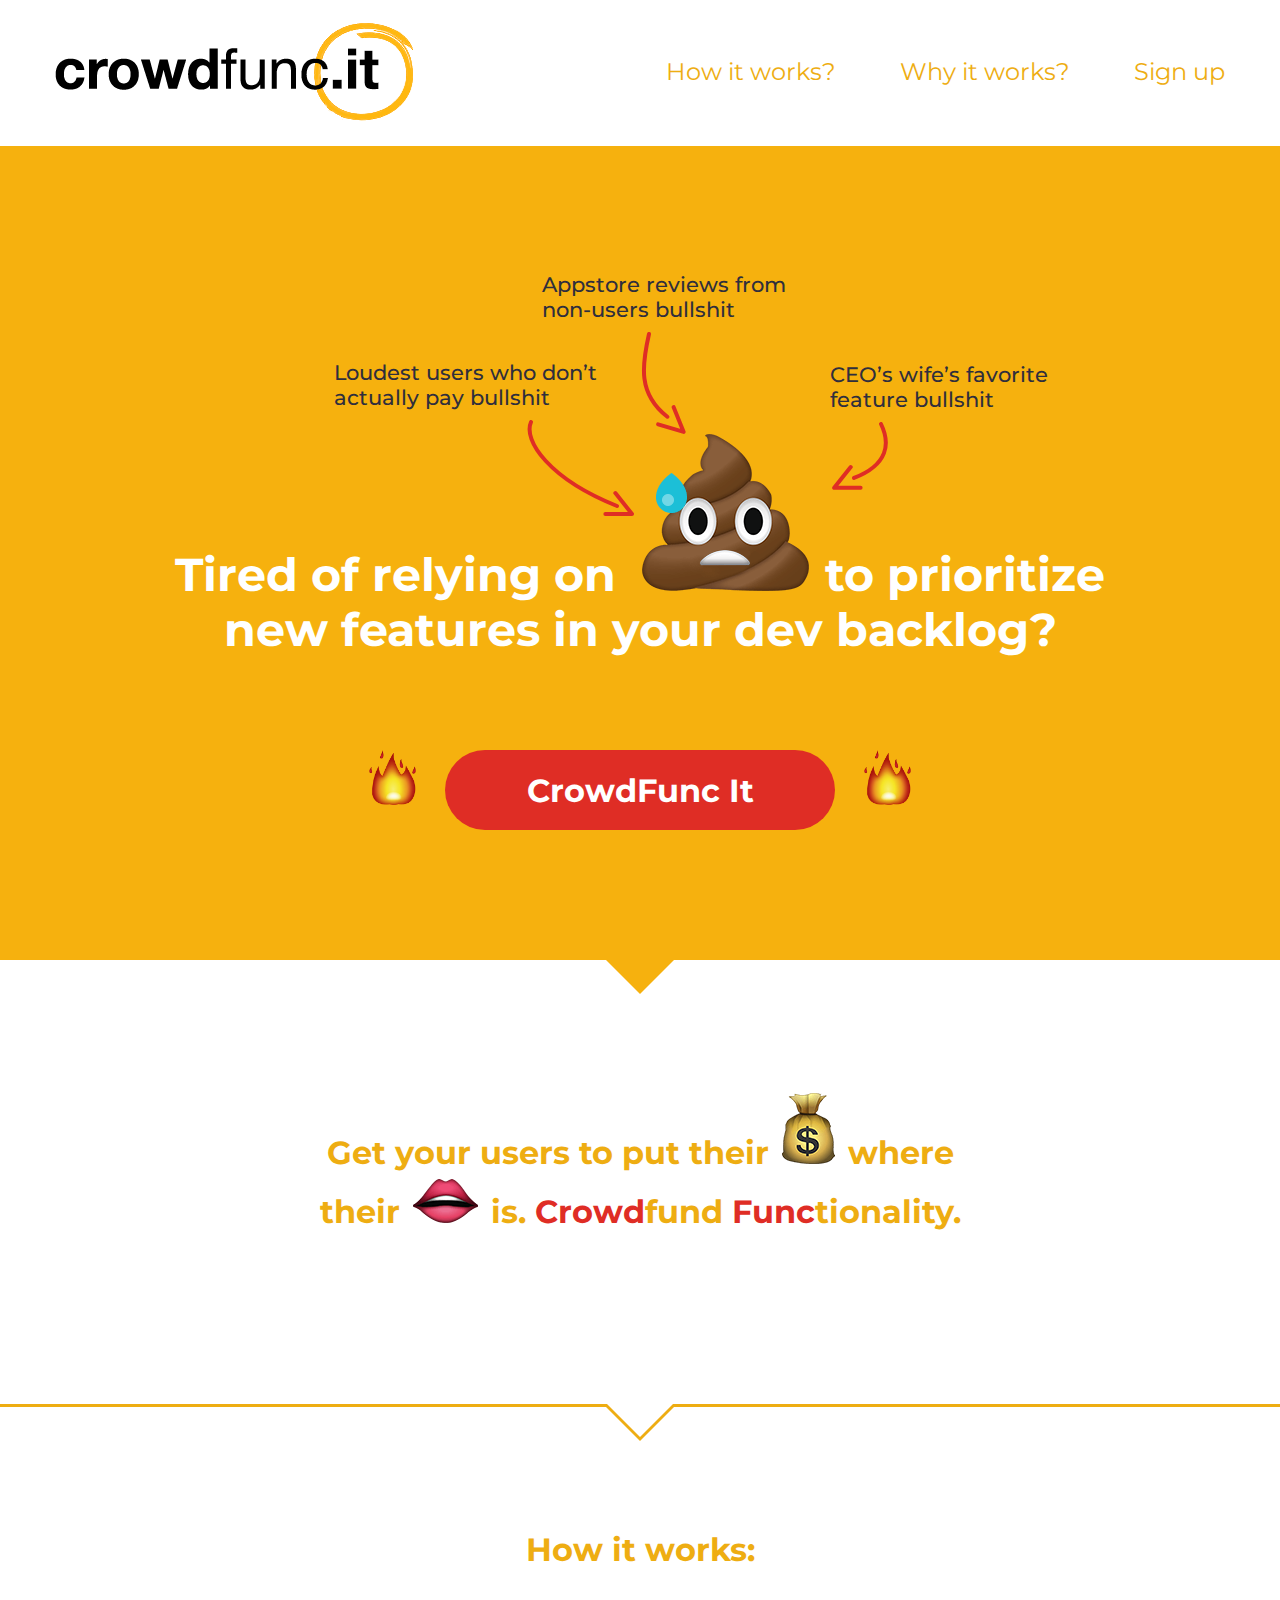
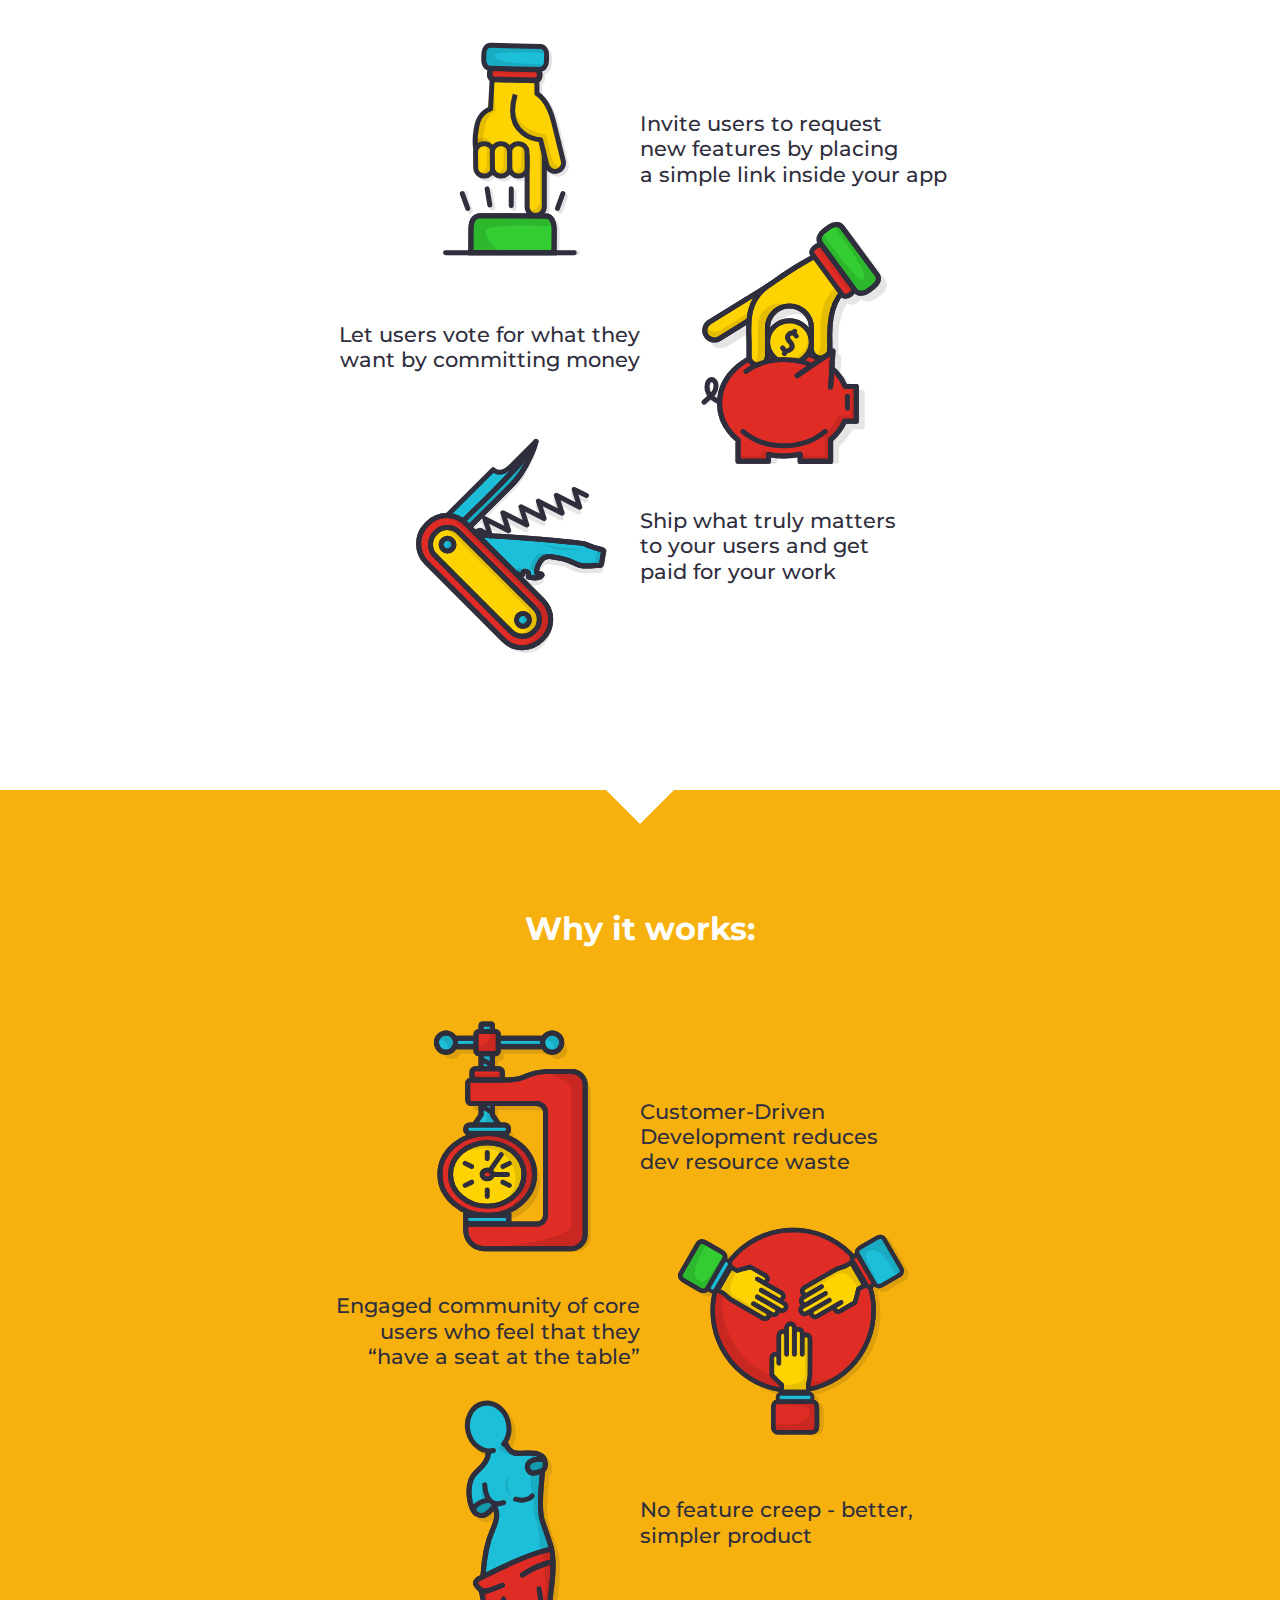
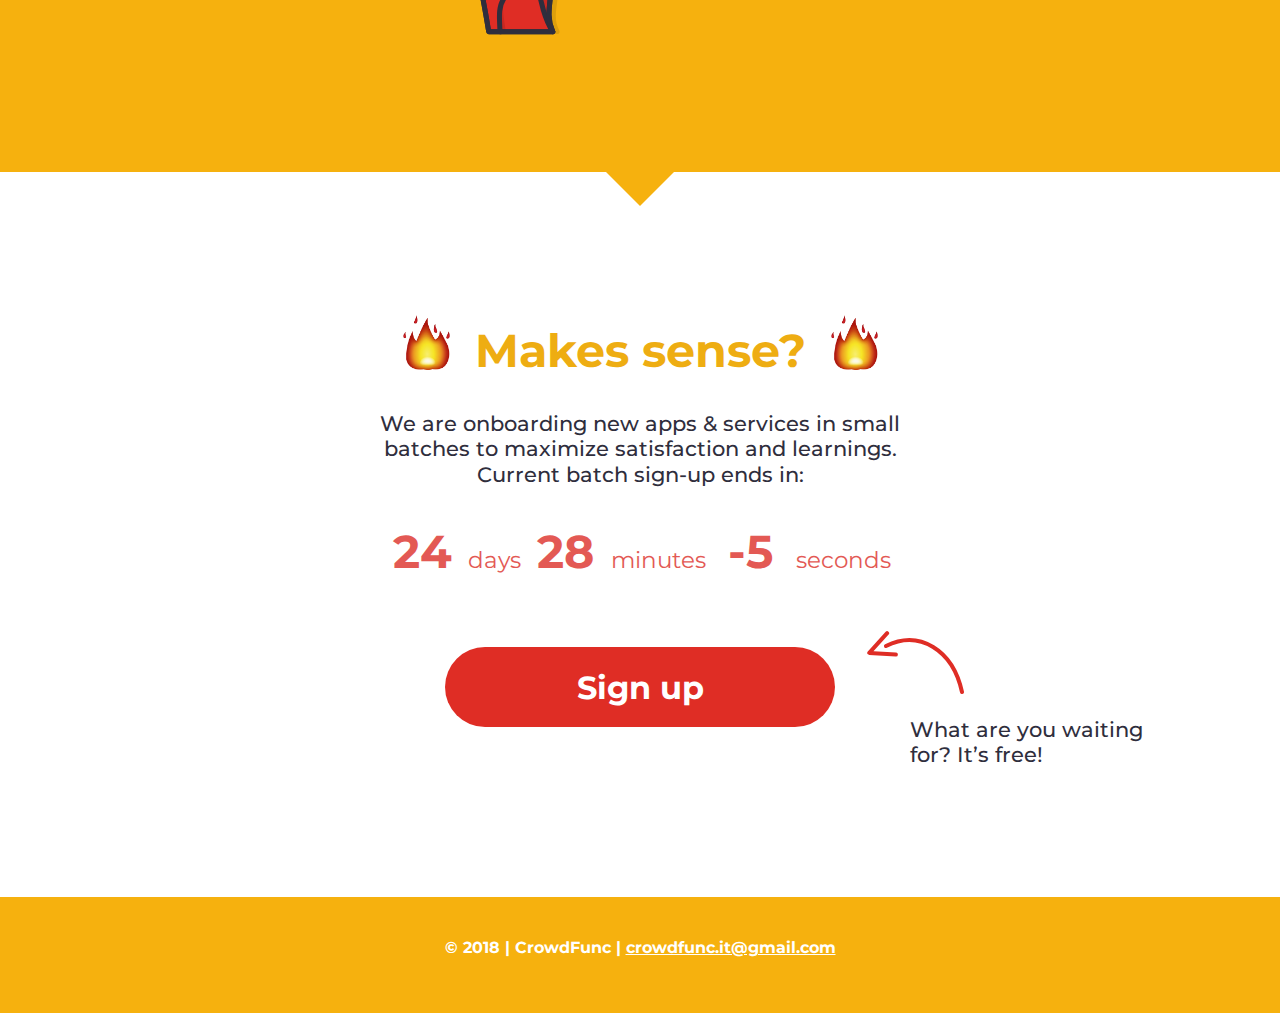
<file: index.html>
<!DOCTYPE html>
<html lang="en">
<head>
    <meta charset="utf-8">
    <meta http-equiv="X-UA-Compatible" content="IE=edge">
    <meta name="viewport" content="width=device-width, initial-scale=1">
    <title>crowdfunc.it</title>
    <meta content="Get your users to put their money where their mouth is. Crowdfund Functionality." name="description">

    <meta property="og:title" content="crowdfunc.it">
    <meta property="og:type" content="website">
    <meta property="og:url" content="http://crowdfunc.it/">
    <meta property="og:description" content="Get your users to put their money where their mouth is. Crowdfund Functionality.">
    <meta property="og:image" content="http://crowdfunc.it/i/crowdfunc-intro.png">
    <meta property="og:image:type" content="image/png">
    <meta property="og:image:width" content="600">
    <meta property="og:image:height" content="563">

    <link rel="icon" type="image/png" sizes="16x16" href="i/favicon.png">
    <link href="https://fonts.googleapis.com/css?family=Montserrat:400,500,700&amp;subset=latin-ext" rel="stylesheet">
    <link href="css/styles.css" rel="stylesheet">

    <!-- Global site tag (gtag.js) - Google Analytics -->
    <script async src="https://www.googletagmanager.com/gtag/js?id=UA-113355333-1"></script>
    <script>
        window.dataLayer = window.dataLayer || [];
        function gtag(){dataLayer.push(arguments);}
        gtag('js', new Date());

        gtag('config', 'UA-113355333-1');
    </script>

    <!-- HTML5 shim and Respond.js for IE8 support of HTML5 elements and media queries -->
    <!-- WARNING: Respond.js doesn't work if you view the page via file:// -->
    <!--[if lt IE 9]>
      <script src="https://oss.maxcdn.com/html5shiv/3.7.3/html5shiv.min.js"></script>
      <script src="https://oss.maxcdn.com/respond/1.4.2/respond.min.js"></script>
    <![endif]-->
</head>
<body class="body">
    <header class="header">
        <div class="wrapper">
            <div class="header__logo">
                <img src="i/logo.png" alt="crowdfunc.it" class="header__logo-img">
            </div>
            <nav class="header__nav nav">
                <ul class="nav__list">
                    <li class="nav__item">
                        <a href="#how-it-works" class="nav__link">How it works?</a>
                    </li>
                    <li class="nav__item">
                        <a href="#why-it-works" class="nav__link">Why it works?</a>
                    </li>
                    <li class="nav__item">
                        <a href="#" class="nav__link js-modal-toggle">Sign up</a>
                    </li>
                </ul>
            </nav>
        </div>
    </header>

    <section class="section section_bg_primary hero">
        <div class="wrapper">
            <h1 class="hero__title">
                Tired of relying on 
                <span class="hero__img-placeholder">
                    <span class="hero__note hero__note_left text">
                        Loudest users who don&rsquo;t actually pay bullshit
                    </span>
                    <span class="hero__note hero__note_center text">
                        Appstore reviews from non-users bullshit
                    </span>
                    <span class="hero__note hero__note_right text">
                        CEO&rsquo;s wife&rsquo;s favorite feature bullshit
                    </span>
                    <img src="i/hero-img.png" srcset="i/hero-img@2x.png 2x, i/hero-img@3x.png 3x" alt="" class="hero__img">
                </span> 
                to prioritize new features in your dev backlog?
            </h1>
            <div class="hero__action action with-fire">
                <a href="" class="button button_lg js-modal-toggle">CrowdFunc It</a>
            </div>
        </div>
    </section>

    <section class="section promo">
        <div class="wrapper">
            <h2>Get your users to put their <img src="i/emoji-money-bag.png" srcset="i/emoji-money-bag@2x.png 2x, i/emoji-money-bag@3x.png 3x" alt=""> where their <img src="i/emoji-lips.png" srcset="i/emoji-lips@2x.png 2x, i/emoji-lips@3x.png 3x" alt=""> is. <span class="text-highlight">Crowd</span>fund <span class="text-highlight">Func</span>tionality.</h2>
        </div>
        <div class="section__arrow"></div>
    </section>

    <section class="section section_border_top features js-fixed-section" id="how-it-works">
        <div class="wrapper">
            <h2 class="section__title">How it works:</h2>
            <ul class="features__list">
                <li class="features__item">
                    <figure class="features__img-placeholder">
                        <img src="i/invite.svg" alt="" class="features__img">
                    </figure>
                    <div class="features__content text">
                        Invite users to&nbsp;request new&nbsp;features by placing a&nbsp;simple link inside your app
                    </div>
                </li>
                <li class="features__item features__item_vertical">
                    <figure class="features__img-placeholder">
                        <img src="i/money-pig.svg" alt="" class="features__img">
                    </figure>
                    <div class="features__content text">
                        Let users vote for&nbsp;what&nbsp;they want by committing money
                    </div>
                </li>
                <li class="features__item">
                    <figure class="features__img-placeholder">
                        <img src="i/ship.svg" alt="" class="features__img">
                    </figure>
                    <div class="features__content text">
                        Ship what truly matters to&nbsp;your users and get paid&nbsp;for your work
                    </div>
                </li>
            </ul>
        </div>
    </section>

    <section class="section section_bg_primary features">
        <div class="wrapper" id="why-it-works">
            <h2 class="section__title">Why it works:</h2>
            <ul class="features__list">
                <li class="features__item">
                    <figure class="features__img-placeholder">
                        <img src="i/development.svg" alt="" class="features__img">
                    </figure>
                    <div class="features__content text">
                        Customer-Driven Development reduces dev&nbsp;resource waste
                    </div>
                </li>
                <li class="features__item">
                    <figure class="features__img-placeholder">
                        <img src="i/community.svg" alt="" class="features__img">
                    </figure>
                    <div class="features__content text">
                        Engaged community of&nbsp;core users who feel that they &ldquo;have a&nbsp;seat at the table&rdquo;
                    </div>
                </li>
                <li class="features__item features__item_vertical">
                    <figure class="features__img-placeholder">
                        <img src="i/no-feature-product.svg" alt="" class="features__img">
                    </figure>
                    <div class="features__content text">
                        No feature creep - better, simpler product
                    </div>
                </li>
            </ul>
        </div>
        <div class="section__arrow"></div>
    </section>

    <section class="section cta" id="sign-up">
        <div class="wrapper">
            <h2 class="section__title h1 with-fire">Makes sense?</h2>
            <p class="text">We are onboarding new apps &amp; services in small batches to maximize satisfaction and learnings. Current batch sign-up ends in:</p>
            <div class="cta__timer timer" id="js-countdown-timer">
                <div class="timer__item">
                    <span class="timer__number h1 timer__days"></span>
                    <div class="timer__caption">days</div>
                </div>
                <div class="timer__item">
                    <span class="timer__number h1 timer__minutes"></span>
                    <div class="timer__caption hidden-on-desktop">mins</div>
                    <div class="timer__caption hidden-on-mobile">minutes</div>
                </div>
                <div class="timer__item">
                    <span class="timer__number h1 timer__seconds"></span>
                    <div class="timer__caption hidden-on-desktop">secs</div>
                    <div class="timer__caption hidden-on-mobile">seconds</div>
                </div>
            </div>
            <div class="cta__action action">
                <a href="" class="button button_lg js-modal-toggle">Sign up</a>
                <span class="cta__note text">
                    What are you waiting for? It&rsquo;s free!
                </span>
            </div>
        </div>
        <div class="section__arrow"></div>
    </section>

    <footer class="footer section_bg_primary">
        <div class="wrapper">
            &copy; 2018 | CrowdFunc | <a href="mailto:crowdfunc.it@gmail.com">crowdfunc.it@gmail.com</a>
        </div>
    </footer>
    
    <div class="modal js-modal">
        <div class="modal__content">
            <iframe src="http://www.surveygizmo.com/s3/4166177/E-mail-Keeper" frameborder="0" class="modal__iframe"></iframe>
        </div>
    </div>

    <script src="https://ajax.googleapis.com/ajax/libs/jquery/3.3.1/jquery.min.js"></script>
    <script src="js/main.js"></script>

  </body>
</html>
</file>
<file: css/styles.css>
*,
*::before,
*::after {
  box-sizing: border-box;
}
html {
        -ms-text-size-adjust: 100%;
    -webkit-text-size-adjust: 100%;
    font-size:16px;
}
body {
    overflow-x: hidden;
    margin: 0;
    color: #2f2e3d;
    background-color: #ffffff;
    font: 400 1rem/1.1875 "Montserrat", "Helvetica Neue", Arial, sans-serif;

    -moz-osx-font-smoothing: grayscale;
    -webkit-font-smoothing: antialiased;
}
.body_modal_open {
    overflow: hidden;
}
h1,
h2,
figure,
p,
ol,
ul {
    margin: 0;
    padding: 0;
}
main,
li {
    display: block;
}
h1,
h2,
.h1,
.h2 {
    color: #eead12;
    font-size: inherit;
    font-weight: 700;
}
strong {
    font-weight: 500;
}
a,
button {
    transition: 0.25s;
    color: inherit;
}
button {
    overflow: visible;
    cursor: pointer;
    letter-spacing: inherit;
    border: 0;
    background: none;
    font: inherit;

    -webkit-font-smoothing: inherit;
}
::-moz-focus-inner {
    padding: 0;
    border: 0;
}
:focus {
    outline: 0;
}
img {
    border: 0;
}
iframe {
    display: block;
}
iframe:focus {
    outline: none;
}
/* Tipography */
.text {
    color: #2f2e3d;
    font-size: 1rem;
    font-weight: 500;
    line-height: 1.2;
}
.text_lg {
    font-size: 1.25rem;
    line-height: 1.2;
}
h1, .h1 {
    font-size: 1.875rem;
    line-height: 1.2;
}
h2, .h2 {
    font-size: 2rem;
    line-height: 1.6;
}
h2 img, .h2 img {
    margin-right: 4px;
    margin-left: 4px;
    vertical-align: baseline;
    max-width:32px;
    max-height:36px;
}
p {
    margin: 0;
}
.text-highlight {
    color: #df2d25;
}
@media (min-width:768px) {
    .text {
        font-size: 1.3125rem;
    }
    .text_lg {
        font-size: 1.5rem;
    }
    h1, .h1 {
        font-size: 2.875rem;
    }
    h2 img, .h2 img {
        max-width:none;
        max-height:none;
    }
}

/* Button */
.button {
    display: block;
    width: 100%;
    padding: 0 1rem 2px;
    transition: 0.5s ease-out;
    text-align: center;
    text-decoration: none;
    color: #ffffff;
    border: 0;
    border-radius: 100px;
    background-color: #df2d25;
    font-size: 1.5rem;
    font-weight: 700;
    line-height: 2.42;
}
        .button:hover,
        .button:focus,
        .button:active {
            text-decoration: none;
            background-color: #e35954;
        }
@media (min-width:420px) {
    .button {
        display: inline-block;
    }
    .button_lg {
        width: 390px;
    }
}
@media (min-width:768px) {
    .button_lg {
        padding: 2px 2rem 0;
        font-size: 2rem;
        line-height: 2.4375;
    }
}

/* With emoji */
@media (min-width:576px) {
    .with-fire {
        position: relative;
    }
        .with-fire:before,
        .with-fire:after {
            display: inline-block;
            width: 55px;
            height: 65px;
            margin-top: -5px;
            content: "";
            vertical-align: top;
            background: url(../i/emoji-fire@3x.png) 50% no-repeat;
            background-size: contain;
        }
        .with-fire:before {
            margin-right: 21px;
        }
        .with-fire:after {
            margin-left: 21px;
        }
}

/* Layout */
.wrapper {
    max-width: 1200px;
    margin-right: auto;
    margin-left: auto;
    padding-right: 15px;
    padding-left: 15px;
}

/* Section */
.section {
    position: relative;
    background-color: #ffffff;
}
    .section .wrapper {
        padding-top: 33px;
        padding-bottom: 67px;
    }
    .section__title {
        margin-bottom: 33px;
        text-align: center;
    }
    .section__arrow {
        position: absolute;
        top: 0;
        width: 100%;
        height: 17px;
        background-color: #ffffff;
    }
    .section__arrow:before,
    .section__arrow:after {
        content: '';
        position: absolute;
        bottom: 100%;
        width: 50%;
        box-sizing: border-box;
    }
    .section__arrow:before {
        right: 50%;
        border-bottom: 17px solid #ffffff;
        border-right: 17px solid transparent;
    }
    .section__arrow:after {
        left: 50%;
        border-bottom: 17px solid #ffffff;
        border-left: 17px solid transparent;
    }
    .section_bg_primary {
        background-color: #f6b10e;
    }
    .section_bg_primary .section__arrow {
      background-color: #f6b10e;
    }
    .section_bg_primary .section__arrow:before {
      border-bottom-color: #f6b10e;
    }
    .section_bg_primary .section__arrow:after {
      border-bottom-color: #f6b10e;
    }
    .section_bg_primary,
    .section_bg_primary h1,
    .section_bg_primary .h1,
    .section_bg_primary h2,
    .section_bg_primary .h2 {
        color: #ffffff;
    }
    .section_border_top {
        border-top: 3px solid #eead12;
    }
    .section_border_top:before,
    .section_border_top:after {
        position: absolute;
        top: 0;
        left: 50%;
        width: 0;
        height: 0;
        margin-left: -17px;
        content: " ";
        pointer-events: none;
        border: solid transparent;
        border-width: 17px;
        border-color: transparent;
    }
    .section_border_top:before {
        border-top-color: #eead12;
    }
    .section_border_top:after {
        margin-top: -4px;
        border-top-color: #ffffff;
    }
@media (min-width:768px) {
    .section .wrapper {
        padding-top: 79px;
        padding-bottom: 154px;
    }
    .section__arrow {
      height: 34px;
    }
    .section__arrow:before {
      border-bottom-width: 34px;
      border-right-width: 34px;
    }
    .section__arrow:after {
        border-bottom-width: 34px;
        border-left-width: 34px;
    }
    .section_border_top .wrapper {
        padding-top:117px;
    }
    .section_border_top:before,
    .section_border_top:after {
        margin-left: -34px;
        border-width: 34px;
    }
}
@media (min-height:880px) {
    .section_fixed {
        z-index: 1 !important;
        min-height: 1020px;
    }
    .section_fixed:before,
    .section_fixed:after {
        position:fixed;
        z-index:15;
    }
    .section_fixed .wrapper {
        position: fixed;
        z-index: 1;
        top: 0;
        right: 0;
        bottom: 0;
        left: 0;
        border-top:3px solid #eead12;
    }
    .section_fixed .wrapper:before {
        content:'';
        position: fixed;
        z-index: 1;
        top: 0;
        right: 0;
        bottom: 0;
        left: 0;
        border-top:3px solid #eead12;
    }
}

/* Header */
.header {
    position: relative;
    z-index: 20;
    padding-top: 23px;
    padding-bottom: 25px;
    background-color: #ffffff;
}
    .header .wrapper {
        display: -ms-flexbox;
        display: -webkit-box;
        display: flex;
        overflow: hidden;

        -webkit-box-align: center;
            -ms-flex-align: center;
                align-items: center;
    }
    .header__logo {
        display: block;
        margin: auto;
        transition: 0.5s;
        overflow: hidden;
        font: 700 3.5rem/1.2 "Helvetica Neue", Arial, sans-serif;
    }
    .header__logo-img {
        display: block;
        max-width: 100%;
        height: auto;
    }
    .header__nav {
        display: none;
    }
@media (min-width:768px) {
    .header__logo {
        margin-left: 0;
    }
    .header__nav {
        display: block;
        margin-left: auto;
    }
}

/* Nav */
.nav {}
    .nav__list {
        margin-right: -1rem;
        margin-left: 2rem;
        white-space: nowrap;
        font-size: 0;
    }
    .nav__item {
        display: inline-block;
        margin-right: 1rem;
        margin-left: 1rem;
        vertical-align: middle;
        color: #eead12;
        font-size: 1.25rem;
    }
    .nav__link {
        text-decoration: none;
        border-bottom: 1px solid transparent;
    }
        .nav__link:hover,
        .nav__link:focus {
            border-bottom-color: #eead12;
        }
@media (min-width:1024px) {
    .nav__list {
        margin-right: -2rem;
        margin-left: -2rem;
    }
    .nav__item {
        margin-right: 2rem;
        margin-left: 2rem;
        font-size: 1.5rem;
    }
}

/* Hero */
.hero {
    text-align: center;
}
    .hero .wrapper {
        overflow: hidden;
        max-width: 970px;
        padding-top:50px;
    }
    .hero__title {
        margin-bottom: 43px;
    }
    .hero__img-placeholder {
        position: relative;
        display: block;
        max-width: 320px;
        margin: 0 auto 1rem;
        padding-top: 200px;
    }
    .hero__note {
        position: absolute;
        display: block;
        width: 150px;
        text-align: left;
    }
    .hero__note:after {
        position: absolute;
        top: 100%;
        margin-top: -15px;
        content: "";
        -webkit-transform: scale(0.5);
                transform: scale(0.5);
    }
    .hero__note_left {
        top: 100px;
        left: 0;
    }
    .hero__note_left:after {
        left: 0;
        width: 107px;
        height: 96px;
        background-image: url("data:image/svg+xml,%3Csvg width='107' height='96' xmlns='http://www.w3.org/2000/svg'%3E%3Cg stroke='%23DF2D25' stroke-width='4' fill='none' fill-rule='evenodd' stroke-linecap='round' stroke-linejoin='round'%3E%3Cpath d='M4 2c-8.09 18.56 18.27 56.83 86 84M78.38 93.99h26.63L88.37 73.1'/%3E%3C/g%3E%3C/svg%3E");
    }
    .hero__note_center {
        top: 20px;
        left: 50%;
        width: 200px;
        margin-left: -100px;
    }
    .hero__note_center:after {
        left: 120px;
        width: 45px;
        height: 102px;
        background-image: url("data:image/svg+xml,%3Csvg width='45' height='102' xmlns='http://www.w3.org/2000/svg'%3E%3Cg stroke='%23DF2D25' stroke-width='4' fill='none' fill-rule='evenodd' stroke-linecap='round' stroke-linejoin='round'%3E%3Cpath d='M37 2c4.674 20.499 8.06 39.962 1.395 57.388-3.46 9.046-9.63 17.544-19.735 25.352'/%3E%3Cpath d='M27.86 92.32L2.34 99.91l9.99-24.77'/%3E%3C/g%3E%3C/svg%3E");
    }
    .hero__note_right {
        top: 150px;
        right: -32px;
    }
    .hero__note_right:after {
        left: 2px;
        width: 56px;
        height: 68px;
        background-image: url("data:image/svg+xml,%3Csvg width='56' height='68' xmlns='http://www.w3.org/2000/svg'%3E%3Cg stroke='%23DF2D25' stroke-width='4' fill='none' fill-rule='evenodd' stroke-linecap='round' stroke-linejoin='round'%3E%3Cpath d='M22.01 55.97C56.58 42.57 58.29 21.12 49 2M18.71 45.03L2.2 65.81h26.41'/%3E%3C/g%3E%3C/svg%3E");
    }
@media (min-width:768px) {
    .hero__img-placeholder {
        width: 166px;
        max-width: none;
        height: 157px;
        margin-top: 180px;
        padding-top: 0;
    }
    .hero__note {
        width: 265px;
    }
    .hero__note:after {
        margin-top: 10px;
        -webkit-transform: scale(1);
                transform: scale(1);
    }
    .hero__note_left {
        top: -74px;
        right: 100%;
        left: auto;
        margin-right: 23px;
    }
    .hero__note_left:after {
        right: -35px;
        left: auto;
    }
    .hero__note_center {
        top: -162px;
        width: 265px;
        margin-left: -183px;
    }
    .hero__note_center:after {
        left: 99px;
        background-image: url("data:image/svg+xml,%3Csvg width='45' height='102' xmlns='http://www.w3.org/2000/svg'%3E%3Cg stroke='%23DF2D25' stroke-width='4' fill='none' fill-rule='evenodd' stroke-linecap='round' stroke-linejoin='round'%3E%3Cpath d='M8 2C.9 33.14-3.23 61.89 26.34 84.74M17.14 92.32l25.52 7.59-9.99-24.77'/%3E%3C/g%3E%3C/svg%3E");
    }
    .hero__note_right {
        top: -72px;
        right: auto;
        left: 100%;
        margin-left: 22px;
    }
}
@media (min-width:1024px) {
    .hero .wrapper {
        padding-top: 218px;
        padding-bottom: 164px;
    }
    .hero__title {
        margin-bottom: 63px;
    }
    .hero__img-placeholder {
        display: inline-block;
        margin: 0 4px 0 13px;
    }
    .hero__note_left {
        margin-right: 43px;
    }
}
@media (min-height:880px) {
    .hero .wrapper {
        padding-top: 288px;
        padding-bottom: 164px;
    }
    .hero__title {
        margin-bottom: 93px;
    }
}

/* Promo */
.promo {
    text-align: center;
}
    .promo .wrapper {
        max-width: 680px;
    }
@media (min-width:768px) {
    .promo .wrapper {
        padding-top: 99px;
        padding-bottom: 167px;
    }
}

/* Features */
.features {
    z-index: 2;
}
    .features__list {
        max-width: 614px;
        margin: 0 auto;
    }
    .features__item {
        margin-bottom: 2rem;
        text-align: center;
    }
    .features__item:last-child {
        margin-bottom: 0;
    }
    .features__img-placeholder {
        margin: 0 auto 1rem;
        -webkit-transform: scale(0.8);
                transform: scale(0.8);
    }
    .features__img {
        display: block;
        margin: auto;
    }
@media (min-width:576px) {
    .features__list {
        margin-top: 67px;
    }
    .features__item {
        display: -webkit-box;
        display: -ms-flexbox;
        display: flex;
        margin-bottom: -1.5625rem;
        text-align: left;

        -webkit-box-align: center;
            -ms-flex-align: center;
                align-items: center;
    }
    .features__item:nth-child(2n) {
            flex-direction: row-reverse;
        text-align: right;

        -ms-flex-direction: row-reverse;
        -webkit-box-orient: horizontal;
        -webkit-box-direction: reverse;
    }
    .features__img-placeholder {
        display: -webkit-box;
        display: -ms-flexbox;
        display: flex;
        width: 50%;
        padding-left: 50px;
        margin-bottom:0;
        -webkit-transform: scale(1);
                transform: scale(1);
    }
        .features__item:nth-child(2n) .features__img-placeholder {
            padding-left: 0;
        }
        .features__item_vertical .features__img-placeholder {
            margin-top: -0.625rem;
        }
    .features__content {
        width: 50%;
    }
}
@media (min-width:768px) {
    .features .wrapper {
        padding-bottom:171px;
    }
}

/* Cta */
.cta {
    z-index: 3;
    text-align: center;
}
    .cta .wrapper {
        max-width: 620px;
    }
    .cta .with-fire:before,
    .cta .with-fire:after {
        margin-top: 0;
        margin-bottom: 3px;
        vertical-align: bottom;
    }
    .cta__timer {
        margin-top: 37px;
        margin-bottom: 68px;
    }
    .cta__action {
        position: relative;
    }
    .cta__note {
        position: relative;
        display: block;
        width: 240px;
        margin: 1rem auto 0;
        padding-top: 20px;
        padding-left: 63px;
        text-align: left;
        font-weight: 500;
    }
    .cta__note:before {
        position: absolute;
        top: -25px;
        left: 0;
        width: 63px;
        height: 97px;
        content: "";
        -webkit-transform: scale(0.5);
                transform: scale(0.5);
        background-image: url("data:image/svg+xml,%3Csvg width='63' height='97' xmlns='http://www.w3.org/2000/svg'%3E%3Cg stroke='%23DF2D25' stroke-width='4' fill='none' fill-rule='evenodd' stroke-linecap='round' stroke-linejoin='round'%3E%3Cpath d='M61 95C18.94 85.95-1.8 52.33 15 19M2.17 20.12L21.89 2.27l1.66 26.61'/%3E%3C/g%3E%3C/svg%3E");
    }
@media (min-width:768px) {
    .cta .wrapper {
        padding-top: 104px;
        padding-bottom: 170px;
    }
}
@media (min-width:1024px) {
    .cta__note {
        position: absolute;
        bottom: -40px;
        left: 100%;
        margin: 0 0 0 -25px;
        padding: 0;
    }
    .cta__note:before {
        top: auto;
        bottom: 100%;
        left: -43px;
        width: 97px;
        height: 63px;
        margin-bottom: 23px;
        -webkit-transform: scale(1);
                transform: scale(1);
        background-image: url("data:image/svg+xml,%3Csvg width='97' height='63' xmlns='http://www.w3.org/2000/svg'%3E%3Cg stroke='%23DF2D25' stroke-width='4' fill='none' fill-rule='evenodd' stroke-linecap='round' stroke-linejoin='round'%3E%3Cpath d='M95 61C85.95 18.94 52.33-1.8 19 15M20.12 2.17L2.27 21.89l26.61 1.66'/%3E%3C/g%3E%3C/svg%3E");
    }
}

/* Timer */
.timer {
    white-space: nowrap;
    color: #e35954;
}
    .timer__item {
        display: inline;
        font-size:0;
    }
    .timer__number {
        display: inline-block;
        width: 44px;
        color: inherit;
    }
    .timer__caption {
        display: inline;
        font-size: 0.875rem;
        margin-left:6px;
        margin-right:6px;
    }
    .timer__item:last-child .timer__caption {
        margin-right:0;
    }
    .timer__caption.hidden-on-mobile {
        display:none;
    }
@media (min-width:768px) {
    .timer__number {
        width: 66px;
    }
    .timer__caption {
        font-size: 1.4375rem;
        margin-left:12px;
        margin-right:12px;
    }
    .timer__caption.hidden-on-desktop {
        display:none;
    }
    .timer__caption.hidden-on-mobile {
        display:inline;
    }
}

/* Footer */
.footer {
    position: relative;
    z-index: 3;
    padding-top: 41px;
    padding-bottom: 56px;
    font-weight: 700;
    text-align:center;
}

/* Modal */
.modal {
    position:fixed;
    top:0;
    left:0;
    bottom:0;
    right:0;
    z-index:1000;
    text-align:center;
    display:flex;
    background-color:rgba(0,0,0,.5);
    padding-top:2rem;
    padding-bottom:2rem;
    opacity:0;
    visibility:hidden;
    transition:0.3s ease-in-out;
    overflow-y:auto;
}
    .modal_open {
        opacity:1;
        visibility:visible;
    }
    .modal__content {
        background-color:#ffffff;
        width:100%;
        margin:auto;
    }
    .modal__header {
        background-color:#ffb80f;
        color:#ffffff;
        padding:1.5rem 1rem 1.3125rem;
    }
    .modal__header h2 {
        color:inherit;
    }
    .modal__body {
        padding:2.4375rem 1rem 3.375rem;
    }
    .modal__form {
        margin-top:2.375rem;
    }
    .modal__iframe {
        width:100%;
        height:791px;
    }
@media (min-width:420px) {
    .modal__form .button {
        width:293px;
    }
}
@media (min-width:580px) {
    .modal {
        padding-left:1rem;
        padding-right:1rem;
    }
    .modal__content {
        width:550px;
    }
    .modal__header {
        padding-left:2rem;
        padding-right:2rem;
    }
    .modal__body {
        padding-left:2rem;
        padding-right:2rem;
    }
}

/* Form */
.form {}
    .form__control {
        position: relative;
        display: block;
        width: 100%;
        height: 2.125rem;
        padding: 0 1rem;
        -webkit-transition: color ease-in-out 0.15s;
        transition: color ease-in-out 0.15s;
        color: #2f2e3d;
        border: 1px solid #b4b3c2;
        border-width:0 0 1px;
        background: none;
        background-color: #ffffff;
        background-clip: padding-box;
        font:400 1.125rem/1.2 "Montserrat", "Helvetica Neue", Arial, sans-serif;
        text-align:center;
    }
    .form__control::-ms-expand {
        border: 0;
        background-color: transparent;
    }
    .form__control::-webkit-input-placeholder {
        opacity: 1;
        color: #b4b3c2;
    }
    .form__control:-moz-placeholder {
        color: #b4b3c2;
    }
    .form__control:-ms-input-placeholder {
        opacity: 1;
        color: #b4b3c2;
    }
    .form__control::placeholder {
        opacity: 1;
        color: #b4b3c2;
    }
    .form__control:disabled, 
    .form__control[readonly] {
        opacity: 1;
        background-color: #e7e7e7;
    }
    .form__control:disabled {
        cursor: not-allowed;
    }
    .form__control:focus, 
    .form__control:active {
        outline: 0;
    }
    textarea.form__control {
        height:auto;
        padding-top:0.4375rem;
        padding-bottom:0.3125rem;
    }
    .form__group {
        margin-bottom: 1rem;
    }
    .form__group_submit {
        margin-top: 3.5rem;
        margin-bottom: 0;
        text-align: center;
    }
@media (min-width:420px) {
    .form__control {
        width:329px;
        margin-left:auto;
        margin-right:auto;
    }
    textarea.form__control {
        width:100%;
    }
}
</file>
